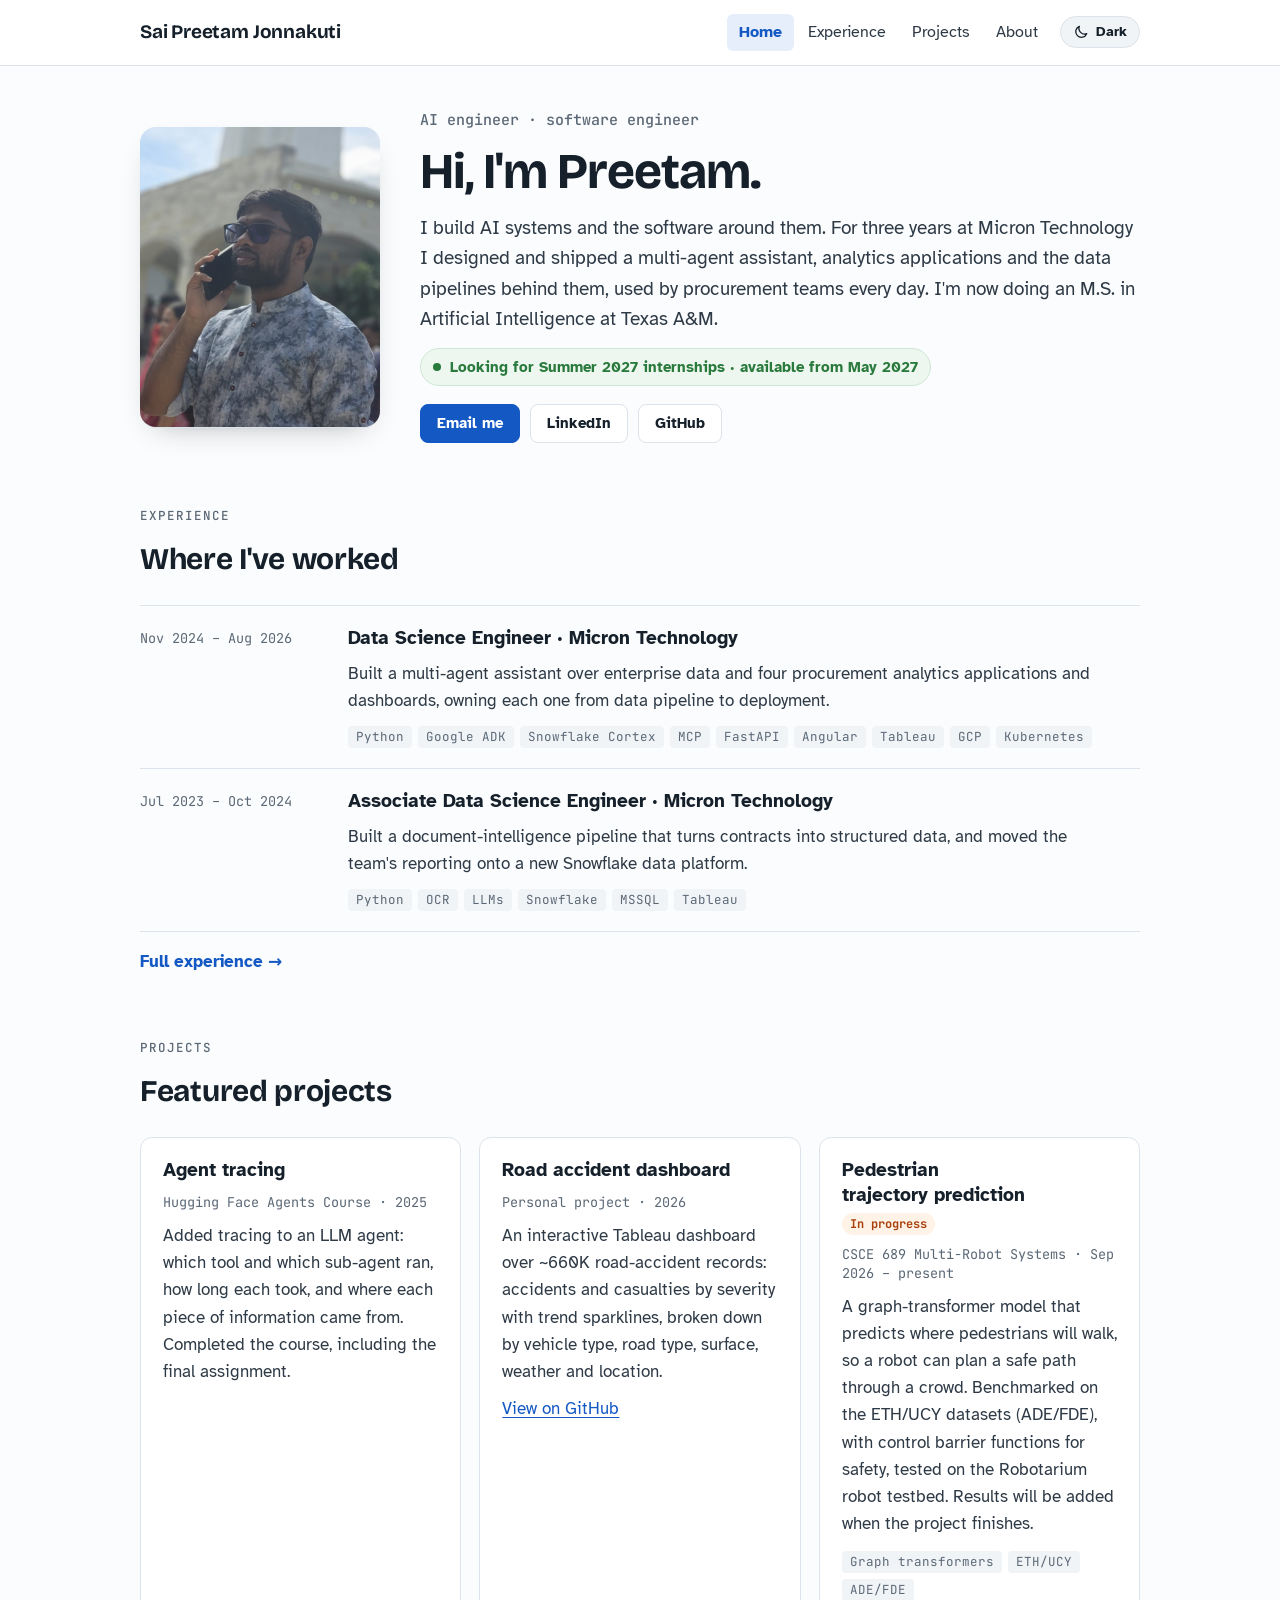
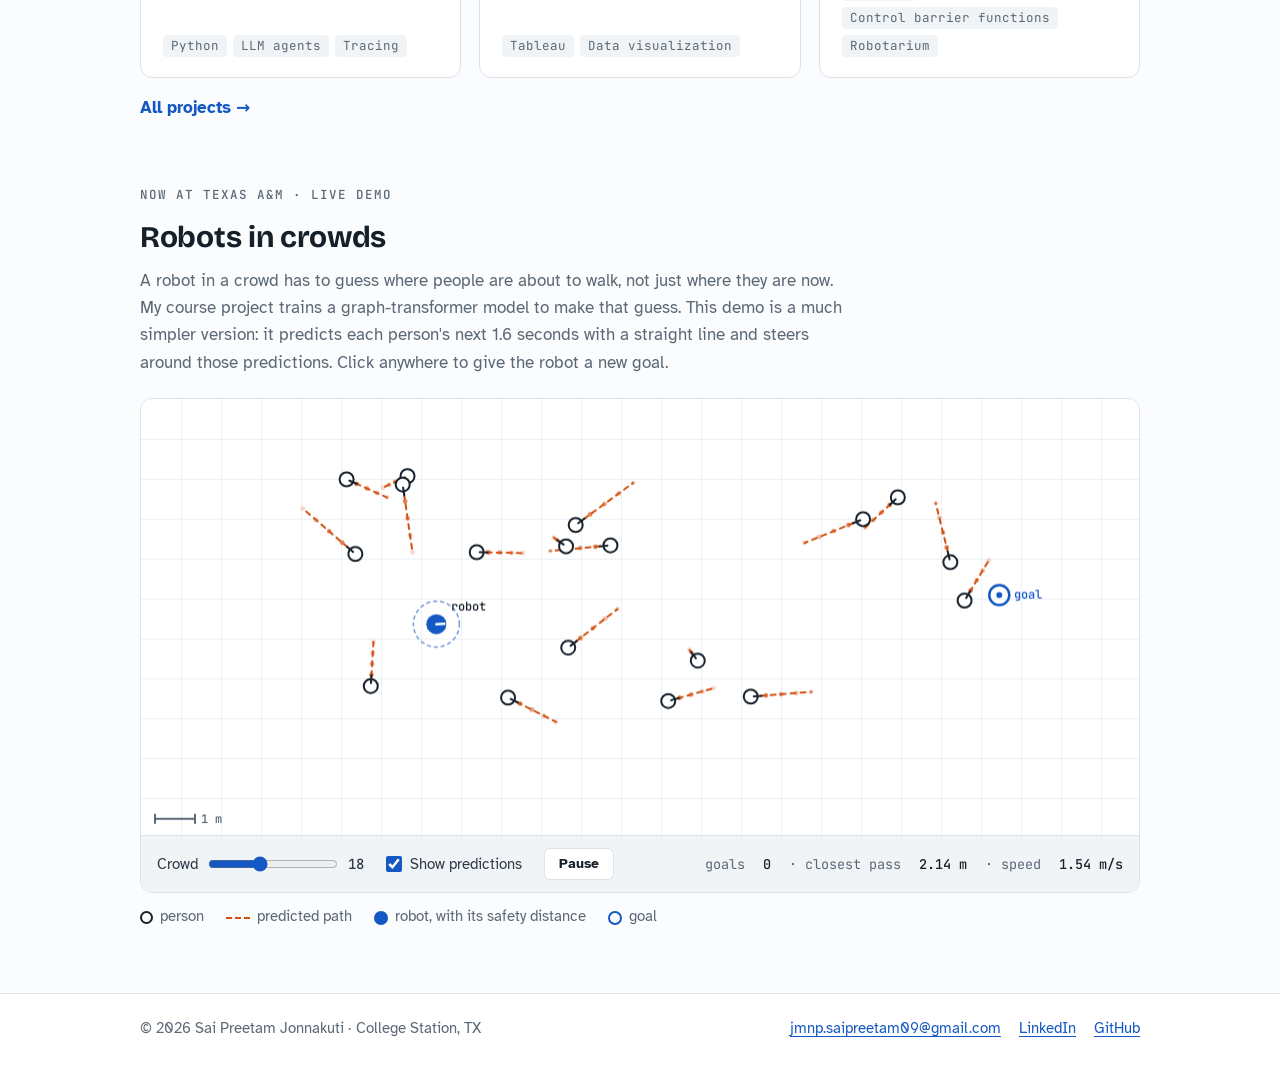
<file: index.html>
<!DOCTYPE html>
<html lang="en">
<head>
<meta charset="utf-8">
<meta name="viewport" content="width=device-width, initial-scale=1">
<title>Sai Preetam Jonnakuti</title>
<meta name="description" content="AI engineer and M.S. AI student at Texas A&M. Three years building AI systems at Micron Technology; now working on robot navigation in crowds. Looking for Summer 2027 internships.">
<meta property="og:type" content="website">
<meta property="og:title" content="Sai Preetam Jonnakuti">
<meta property="og:description" content="AI engineer and M.S. AI student at Texas A&M. Three years building AI systems at Micron Technology; now working on robot navigation in crowds. Looking for Summer 2027 internships.">
<meta property="og:url" content="https://preetam09.github.io/">
<meta property="og:image" content="https://preetam09.github.io/assets/preetam.jpg?v=c82f72fc">
<meta name="color-scheme" content="light dark">
<script>try{var t=localStorage.getItem("theme");if(t==="dark"||t==="light")document.documentElement.setAttribute("data-theme",t);}catch(e){}</script>
<link rel="icon" href="data:image/svg+xml,%3Csvg xmlns='http://www.w3.org/2000/svg' viewBox='0 0 64 64'%3E%3Crect width='64' height='64' rx='14' fill='%231458c4'/%3E%3Ccircle cx='24' cy='40' r='9' fill='%23fff'/%3E%3Cpath d='M30 34 L48 18' stroke='%23fff' stroke-width='5' stroke-linecap='round' stroke-dasharray='5 6'/%3E%3C/svg%3E">
<link rel="preconnect" href="https://fonts.googleapis.com">
<link rel="preconnect" href="https://fonts.gstatic.com" crossorigin>
<link rel="stylesheet" href="https://fonts.googleapis.com/css2?family=Atkinson+Hyperlegible:ital,wght@0,400;0,700;1,400&family=Bricolage+Grotesque:opsz,wght@12..96,500;12..96,700&family=JetBrains+Mono:wght@400;500;700&display=swap">
<link rel="stylesheet" href="assets/style.css?v=54db21f4">
</head>
<body>
<header class="site-head">
  <div class="wrap">
    <a class="brand" href="index.html">Sai Preetam Jonnakuti</a>
    <div class="head-right">
      <nav class="nav" aria-label="Pages"><a href="index.html" aria-current="page">Home</a><a href="experience.html">Experience</a><a href="projects.html">Projects</a><a href="about.html">About</a></nav>
      <button type="button" class="theme-toggle" id="theme-toggle" aria-label="Switch to dark mode"><span>Dark</span></button>
    </div>
  </div>
</header>
<main>
  <div class="wrap">

<section class="hero" aria-label="Introduction">
  <img class="portrait" src="assets/preetam.jpg?v=c82f72fc" alt="Portrait of Sai Preetam Jonnakuti" width="720" height="900">
  <div class="hero-text">
    <p class="role">AI engineer · software engineer</p>
    <h1>Hi, I'm Preetam.</h1>
    <p class="lede">I build AI systems and the software around them. For three years at Micron Technology I designed and shipped a multi-agent assistant, analytics applications and the data pipelines behind them, used by procurement teams every day. I'm now doing an M.S. in Artificial Intelligence at Texas A&amp;M.</p>
    <p class="status">Looking for Summer 2027 internships · available from May 2027</p>
    <div class="actions">
      <a class="btn primary" href="mailto:jmnp.saipreetam09@gmail.com">Email me</a>
      <a class="btn" href="https://www.linkedin.com/in/sai-preetam-b53589212" target="_blank" rel="noopener">LinkedIn</a>
      <a class="btn" href="https://github.com/Preetam09" target="_blank" rel="noopener">GitHub</a>
    </div>
  </div>
</section>

<section aria-labelledby="xp-h">
  <div class="section-head"><p class="eyebrow">Experience</p><h2 id="xp-h">Where I've worked</h2></div>
  <div class="xp-list">
    <article class="xp">
      <span class="when">Nov 2024 – Aug 2026</span>
      <div class="xp-body">
        <h3>Data Science Engineer · Micron Technology</h3>
        <p>Built a multi-agent assistant over enterprise data and four procurement analytics applications and dashboards, owning each one from data pipeline to deployment.</p>
        <div class="tags"><span>Python</span><span>Google ADK</span><span>Snowflake Cortex</span><span>MCP</span><span>FastAPI</span><span>Angular</span><span>Tableau</span><span>GCP</span><span>Kubernetes</span></div>
      </div>
    </article>
    <article class="xp">
      <span class="when">Jul 2023 – Oct 2024</span>
      <div class="xp-body">
        <h3>Associate Data Science Engineer · Micron Technology</h3>
        <p>Built a document-intelligence pipeline that turns contracts into structured data, and moved the team's reporting onto a new Snowflake data platform.</p>
        <div class="tags"><span>Python</span><span>OCR</span><span>LLMs</span><span>Snowflake</span><span>MSSQL</span><span>Tableau</span></div>
      </div>
    </article>
  </div>
  <p class="more"><a href="experience.html">Full experience →</a></p>
</section>

<section aria-labelledby="feat-h">
  <div class="section-head"><p class="eyebrow">Projects</p><h2 id="feat-h">Featured projects</h2></div>
  <div class="cards">
    <article class="proj">
      <div class="proj-head"><h3>Agent tracing</h3></div>
      <span class="when">Hugging Face Agents Course · 2025</span>
      <p>Added tracing to an LLM agent: which tool and which sub-agent ran, how long each took, and where each piece of information came from. Completed the course, including the final assignment.</p>
      <div class="tags"><span>Python</span><span>LLM agents</span><span>Tracing</span></div>
    </article>
    <article class="proj">
      <div class="proj-head"><h3>Road accident dashboard</h3></div>
      <span class="when">Personal project · 2026</span>
      <p>An interactive Tableau dashboard over ~660K road-accident records: accidents and casualties by severity with trend sparklines, broken down by vehicle type, road type, surface, weather and location.</p><p><a href="https://github.com/Preetam09/Tableau_Projects" target="_blank" rel="noopener">View on GitHub</a></p>
      <div class="tags"><span>Tableau</span><span>Data visualization</span></div>
    </article>
    <article class="proj">
      <div class="proj-head"><h3>Pedestrian trajectory prediction</h3><span class="pill">In progress</span></div>
      <span class="when">CSCE 689 Multi-Robot Systems · Sep 2026 – present</span>
      <p>A graph-transformer model that predicts where pedestrians will walk, so a robot can plan a safe path through a crowd. Benchmarked on the ETH/UCY datasets (ADE/FDE), with control barrier functions for safety, tested on the Robotarium robot testbed. Results will be added when the project finishes.</p>
      <div class="tags"><span>Graph transformers</span><span>ETH/UCY</span><span>ADE/FDE</span><span>Control barrier functions</span><span>Robotarium</span></div>
    </article>
  </div>
  <p class="more"><a href="projects.html">All projects →</a></p>
</section>

<section aria-labelledby="demo-h">
  <div class="section-head">
    <p class="eyebrow">Now at Texas A&amp;M · live demo</p>
    <h2 id="demo-h">Robots in crowds</h2>
    <p>A robot in a crowd has to guess where people are about to walk, not just where they are now. My course project trains a graph-transformer model to make that guess. This demo is a much simpler version: it predicts each person's next 1.6 seconds with a straight line and steers around those predictions. Click anywhere to give the robot a new goal.</p>
  </div>
  <div class="demo-card">
    <canvas id="demo" aria-label="Simulation: a robot predicts where pedestrians will walk and steers around them to reach a goal you choose"></canvas>
    <div class="demo-bar">
      <label>Crowd <input type="range" id="crowd" min="4" max="40" value="18" aria-label="Number of pedestrians"><output id="crowd-n">18</output></label>
      <label><input type="checkbox" id="preds" checked> Show predictions</label>
      <button type="button" id="play">Pause</button>
      <span class="telemetry" aria-live="off">goals <b id="t-goals">0</b> · closest pass <b id="t-min">–</b> · speed <b id="t-speed">0.00 m/s</b></span>
    </div>
  </div>
  <div class="legend">
    <span><i class="lg-ped"></i>person</span>
    <span><i class="lg-pred"></i>predicted path</span>
    <span><i class="lg-bot"></i>robot, with its safety distance</span>
    <span><i class="lg-goal"></i>goal</span>
  </div>
</section>

  </div>
</main>
<footer class="site-foot">
  <div class="wrap">
    <span>© 2026 Sai Preetam Jonnakuti · College Station, TX</span>
    <nav aria-label="Elsewhere">
      <a href="mailto:jmnp.saipreetam09@gmail.com">jmnp.saipreetam09@gmail.com</a>
      <a href="https://www.linkedin.com/in/sai-preetam-b53589212" target="_blank" rel="noopener">LinkedIn</a>
      <a href="https://github.com/Preetam09" target="_blank" rel="noopener">GitHub</a>
    </nav>
  </div>
</footer>
<script src="assets/site.js?v=a3a395b4"></script>
<script src="assets/sim.js?v=3cb4de24"></script>
</body>
</html>
</file>
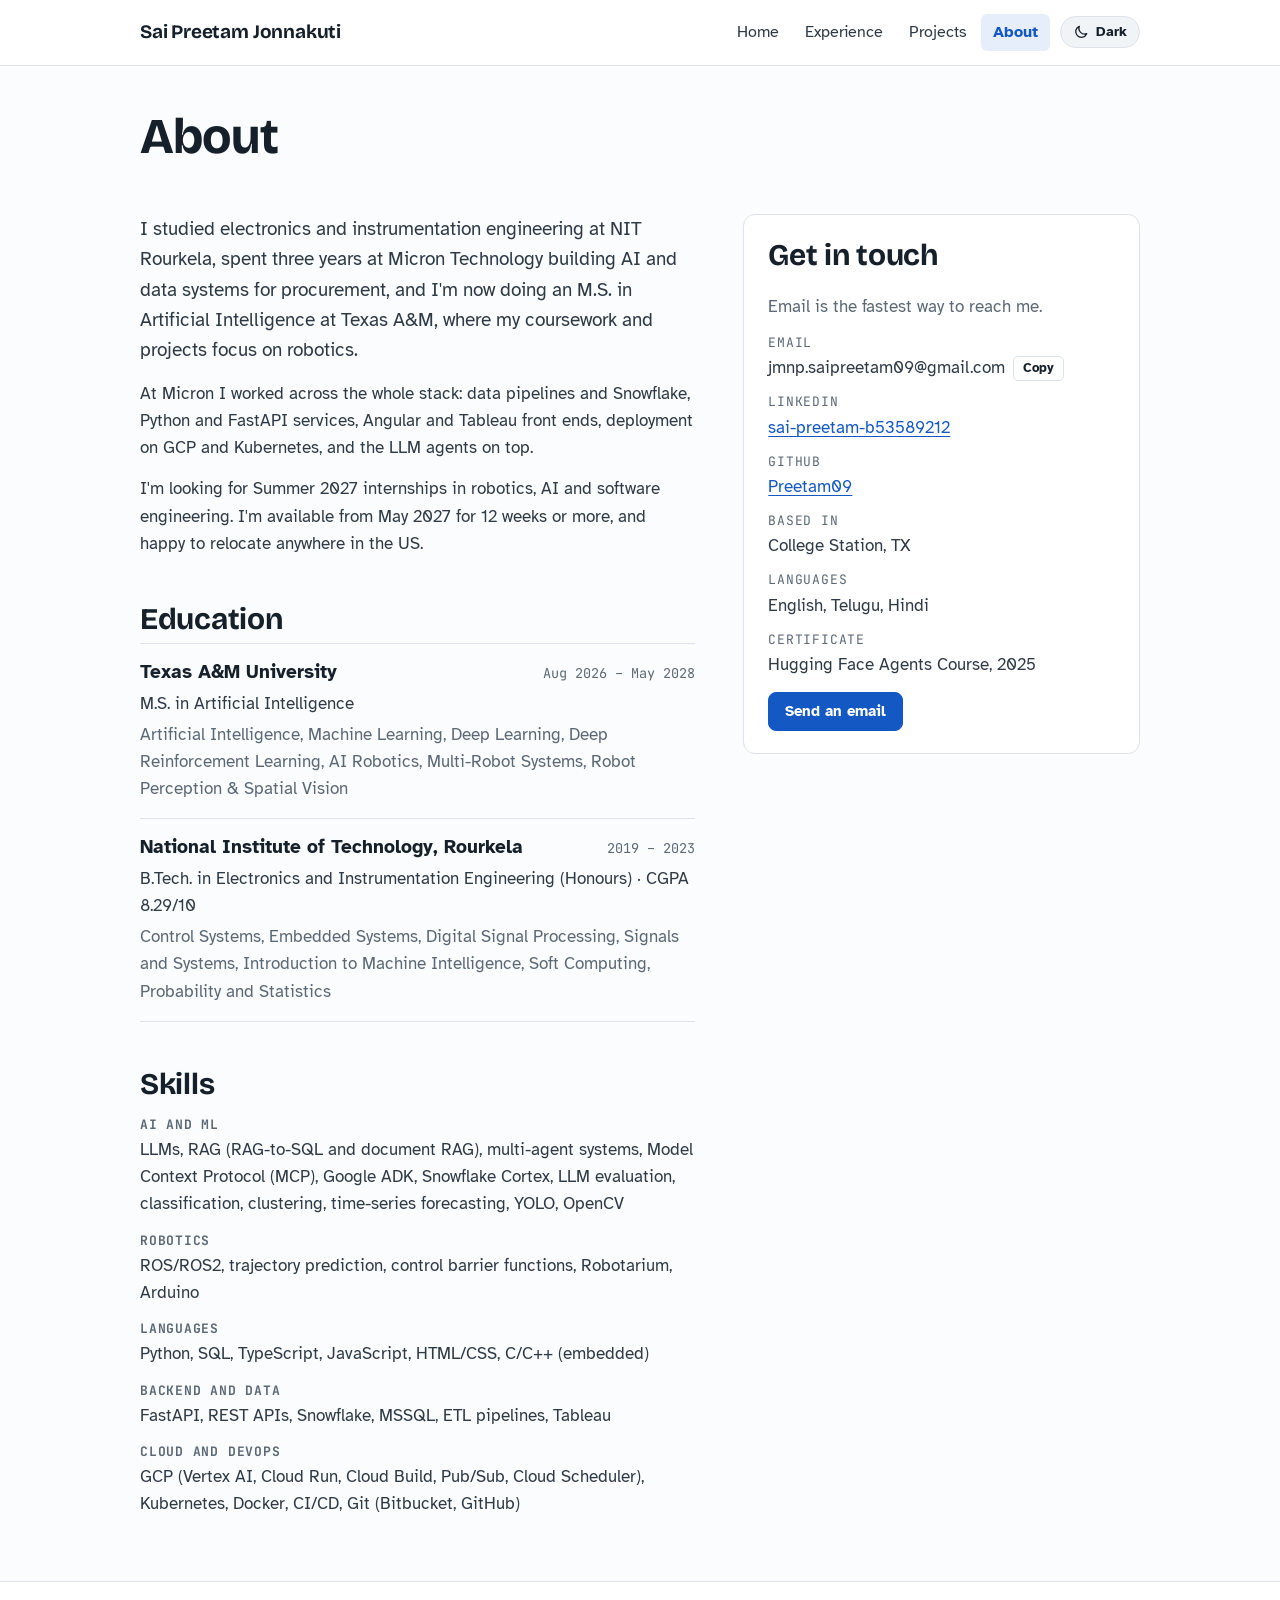
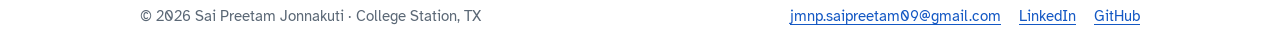
<file: about.html>
<!DOCTYPE html>
<html lang="en">
<head>
<meta charset="utf-8">
<meta name="viewport" content="width=device-width, initial-scale=1">
<title>About · Sai Preetam Jonnakuti</title>
<meta name="description" content="Background, education, skills and contact details for Sai Preetam Jonnakuti.">
<meta property="og:type" content="website">
<meta property="og:title" content="About · Sai Preetam Jonnakuti">
<meta property="og:description" content="Background, education, skills and contact details for Sai Preetam Jonnakuti.">
<meta property="og:url" content="https://preetam09.github.io/about.html">
<meta property="og:image" content="https://preetam09.github.io/assets/preetam.jpg?v=c82f72fc">
<meta name="color-scheme" content="light dark">
<script>try{var t=localStorage.getItem("theme");if(t==="dark"||t==="light")document.documentElement.setAttribute("data-theme",t);}catch(e){}</script>
<link rel="icon" href="data:image/svg+xml,%3Csvg xmlns='http://www.w3.org/2000/svg' viewBox='0 0 64 64'%3E%3Crect width='64' height='64' rx='14' fill='%231458c4'/%3E%3Ccircle cx='24' cy='40' r='9' fill='%23fff'/%3E%3Cpath d='M30 34 L48 18' stroke='%23fff' stroke-width='5' stroke-linecap='round' stroke-dasharray='5 6'/%3E%3C/svg%3E">
<link rel="preconnect" href="https://fonts.googleapis.com">
<link rel="preconnect" href="https://fonts.gstatic.com" crossorigin>
<link rel="stylesheet" href="https://fonts.googleapis.com/css2?family=Atkinson+Hyperlegible:ital,wght@0,400;0,700;1,400&family=Bricolage+Grotesque:opsz,wght@12..96,500;12..96,700&family=JetBrains+Mono:wght@400;500;700&display=swap">
<link rel="stylesheet" href="assets/style.css?v=54db21f4">
</head>
<body>
<header class="site-head">
  <div class="wrap">
    <a class="brand" href="index.html">Sai Preetam Jonnakuti</a>
    <div class="head-right">
      <nav class="nav" aria-label="Pages"><a href="index.html">Home</a><a href="experience.html">Experience</a><a href="projects.html">Projects</a><a href="about.html" aria-current="page">About</a></nav>
      <button type="button" class="theme-toggle" id="theme-toggle" aria-label="Switch to dark mode"><span>Dark</span></button>
    </div>
  </div>
</header>
<main>
  <div class="wrap">

<section class="section-head" aria-label="Page introduction">
  <h1>About</h1>
</section>

<div class="about-grid">
  <div class="stack" style="gap: 44px">
    <section class="prose" aria-label="Background">
      <p class="lede">I studied electronics and instrumentation engineering at NIT Rourkela, spent three years at Micron Technology building AI and data systems for procurement, and I'm now doing an M.S. in Artificial Intelligence at Texas A&amp;M, where my coursework and projects focus on robotics.</p>
      <p>At Micron I worked across the whole stack: data pipelines and Snowflake, Python and FastAPI services, Angular and Tableau front ends, deployment on GCP and Kubernetes, and the LLM agents on top.</p>
      <p>I'm looking for Summer 2027 internships in robotics, AI and software engineering. I'm available from May 2027 for 12 weeks or more, and happy to relocate anywhere in the US.</p>
    </section>

    <section aria-labelledby="edu-h">
      <h2 id="edu-h">Education</h2>
      <div class="edu">
        <div class="edu-head"><h3>Texas A&amp;M University</h3><span class="when">Aug 2026 – May 2028</span></div>
        <p>M.S. in Artificial Intelligence</p>
        <p class="muted">Artificial Intelligence, Machine Learning, Deep Learning, Deep Reinforcement Learning, AI Robotics, Multi-Robot Systems, Robot Perception &amp; Spatial Vision</p>
      </div>
      <div class="edu">
        <div class="edu-head"><h3>National Institute of Technology, Rourkela</h3><span class="when">2019 – 2023</span></div>
        <p>B.Tech. in Electronics and Instrumentation Engineering (Honours) · CGPA 8.29/10</p>
        <p class="muted">Control Systems, Embedded Systems, Digital Signal Processing, Signals and Systems, Introduction to Machine Intelligence, Soft Computing, Probability and Statistics</p>
      </div>
    </section>

    <section aria-labelledby="skills-h">
      <h2 id="skills-h" style="margin-bottom: 14px">Skills</h2>
      <dl class="skills">
        <div><dt>AI and ML</dt><dd>LLMs, RAG (RAG-to-SQL and document RAG), multi-agent systems, Model Context Protocol (MCP), Google ADK, Snowflake Cortex, LLM evaluation, classification, clustering, time-series forecasting, YOLO, OpenCV</dd></div>
        <div><dt>Robotics</dt><dd>ROS/ROS2, trajectory prediction, control barrier functions, Robotarium, Arduino</dd></div>
        <div><dt>Languages</dt><dd>Python, SQL, TypeScript, JavaScript, HTML/CSS, C/C++ (embedded)</dd></div>
        <div><dt>Backend and data</dt><dd>FastAPI, REST APIs, Snowflake, MSSQL, ETL pipelines, Tableau</dd></div>
        <div><dt>Cloud and DevOps</dt><dd>GCP (Vertex AI, Cloud Run, Cloud Build, Pub/Sub, Cloud Scheduler), Kubernetes, Docker, CI/CD, Git (Bitbucket, GitHub)</dd></div>
      </dl>
    </section>
  </div>

  <aside class="contact" aria-labelledby="contact-h">
    <h2 id="contact-h">Get in touch</h2>
    <p class="muted">Email is the fastest way to reach me.</p>
    <dl>
      <dt>Email</dt><dd><span id="email">jmnp.saipreetam09@gmail.com</span><button type="button" class="copy" data-copy="jmnp.saipreetam09@gmail.com" data-target="email">Copy</button></dd>
      <dt>LinkedIn</dt><dd><a href="https://www.linkedin.com/in/sai-preetam-b53589212" target="_blank" rel="noopener">sai-preetam-b53589212</a></dd>
      <dt>GitHub</dt><dd><a href="https://github.com/Preetam09" target="_blank" rel="noopener">Preetam09</a></dd>
      <dt>Based in</dt><dd>College Station, TX</dd>
      <dt>Languages</dt><dd>English, Telugu, Hindi</dd>
      <dt>Certificate</dt><dd>Hugging Face Agents Course, 2025</dd>
    </dl>
    <a class="btn primary" href="mailto:jmnp.saipreetam09@gmail.com" style="justify-self: start">Send an email</a>
  </aside>
</div>

  </div>
</main>
<footer class="site-foot">
  <div class="wrap">
    <span>© 2026 Sai Preetam Jonnakuti · College Station, TX</span>
    <nav aria-label="Elsewhere">
      <a href="mailto:jmnp.saipreetam09@gmail.com">jmnp.saipreetam09@gmail.com</a>
      <a href="https://www.linkedin.com/in/sai-preetam-b53589212" target="_blank" rel="noopener">LinkedIn</a>
      <a href="https://github.com/Preetam09" target="_blank" rel="noopener">GitHub</a>
    </nav>
  </div>
</footer>
<script src="assets/site.js?v=a3a395b4"></script>
</body>
</html>
</file>
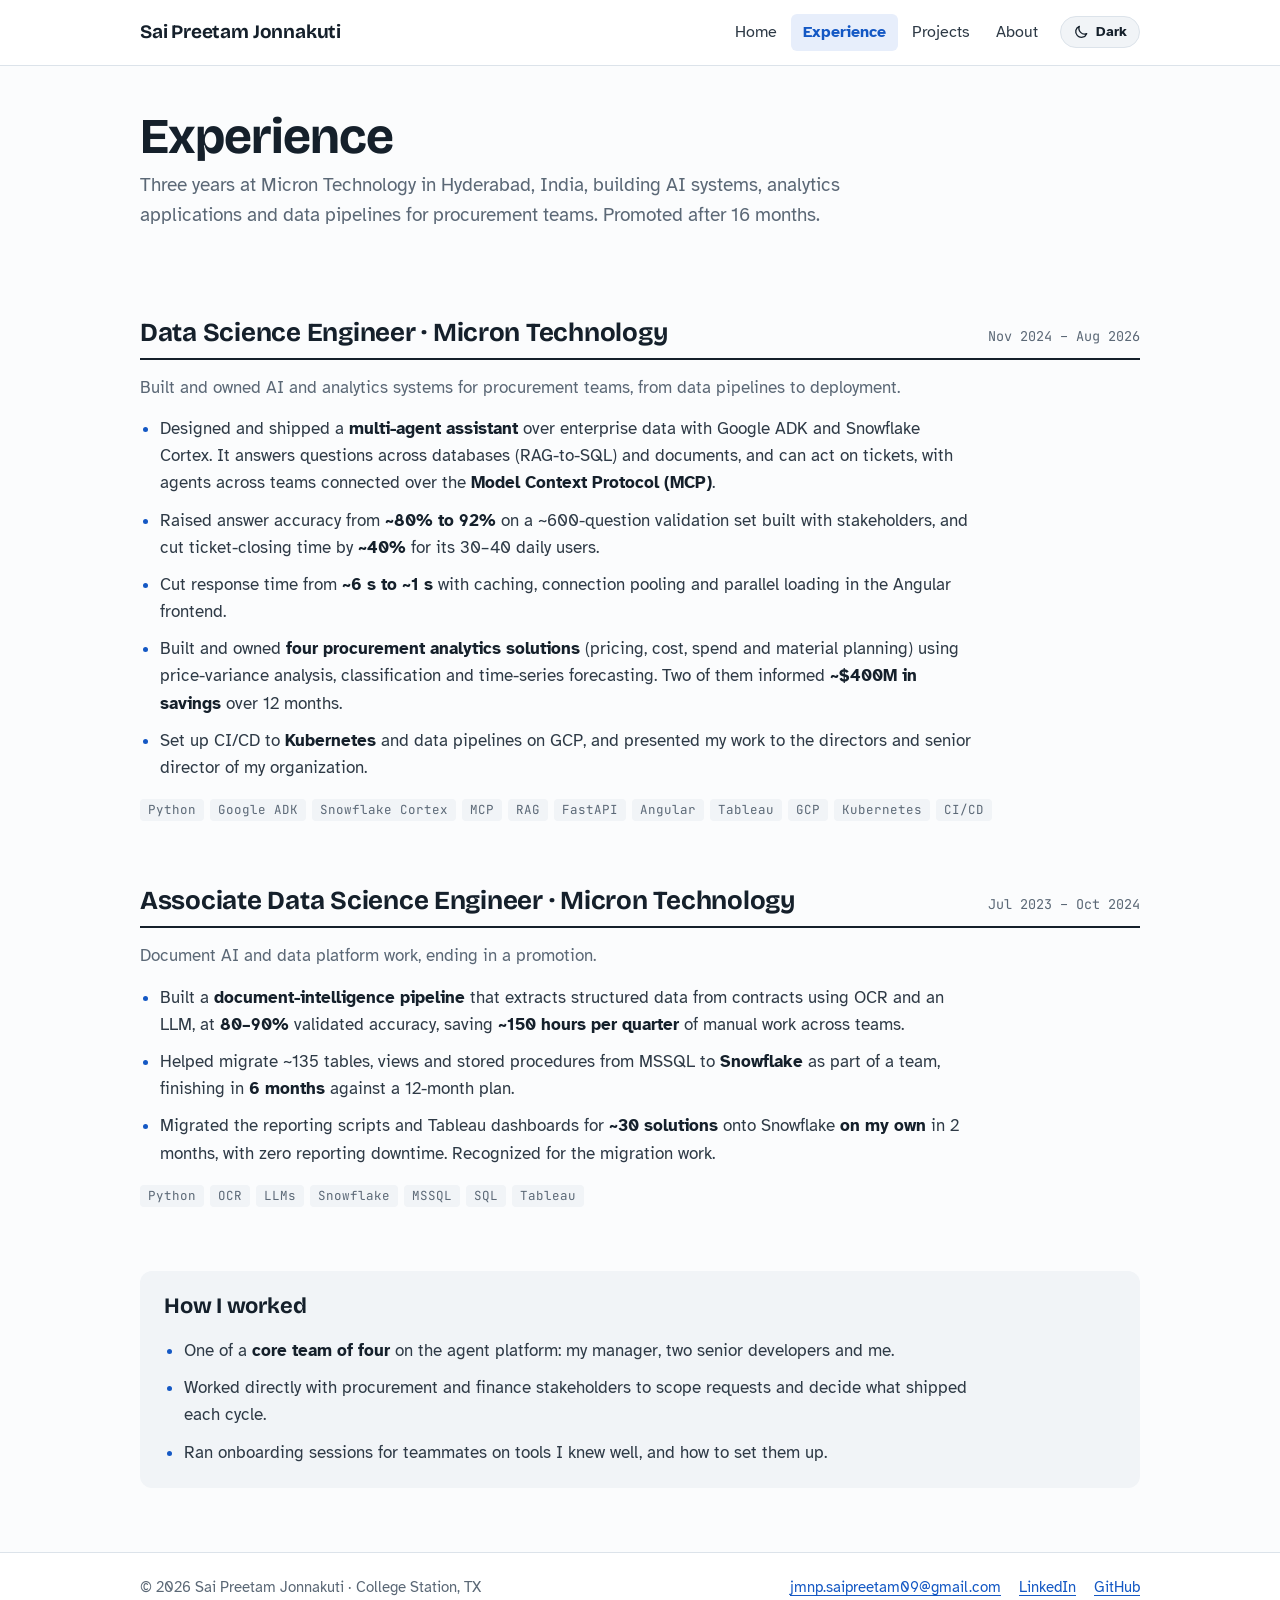
<file: experience.html>
<!DOCTYPE html>
<html lang="en">
<head>
<meta charset="utf-8">
<meta name="viewport" content="width=device-width, initial-scale=1">
<title>Experience · Sai Preetam Jonnakuti</title>
<meta name="description" content="Three years at Micron Technology: a multi-agent assistant, procurement analytics that informed ~$400M in savings, and data platform work.">
<meta property="og:type" content="website">
<meta property="og:title" content="Experience · Sai Preetam Jonnakuti">
<meta property="og:description" content="Three years at Micron Technology: a multi-agent assistant, procurement analytics that informed ~$400M in savings, and data platform work.">
<meta property="og:url" content="https://preetam09.github.io/experience.html">
<meta property="og:image" content="https://preetam09.github.io/assets/preetam.jpg?v=c82f72fc">
<meta name="color-scheme" content="light dark">
<script>try{var t=localStorage.getItem("theme");if(t==="dark"||t==="light")document.documentElement.setAttribute("data-theme",t);}catch(e){}</script>
<link rel="icon" href="data:image/svg+xml,%3Csvg xmlns='http://www.w3.org/2000/svg' viewBox='0 0 64 64'%3E%3Crect width='64' height='64' rx='14' fill='%231458c4'/%3E%3Ccircle cx='24' cy='40' r='9' fill='%23fff'/%3E%3Cpath d='M30 34 L48 18' stroke='%23fff' stroke-width='5' stroke-linecap='round' stroke-dasharray='5 6'/%3E%3C/svg%3E">
<link rel="preconnect" href="https://fonts.googleapis.com">
<link rel="preconnect" href="https://fonts.gstatic.com" crossorigin>
<link rel="stylesheet" href="https://fonts.googleapis.com/css2?family=Atkinson+Hyperlegible:ital,wght@0,400;0,700;1,400&family=Bricolage+Grotesque:opsz,wght@12..96,500;12..96,700&family=JetBrains+Mono:wght@400;500;700&display=swap">
<link rel="stylesheet" href="assets/style.css?v=54db21f4">
</head>
<body>
<header class="site-head">
  <div class="wrap">
    <a class="brand" href="index.html">Sai Preetam Jonnakuti</a>
    <div class="head-right">
      <nav class="nav" aria-label="Pages"><a href="index.html">Home</a><a href="experience.html" aria-current="page">Experience</a><a href="projects.html">Projects</a><a href="about.html">About</a></nav>
      <button type="button" class="theme-toggle" id="theme-toggle" aria-label="Switch to dark mode"><span>Dark</span></button>
    </div>
  </div>
</header>
<main>
  <div class="wrap">

<section class="section-head" aria-label="Page introduction">
  <h1>Experience</h1>
  <p class="lede">Three years at Micron Technology in Hyderabad, India, building AI systems, analytics applications and data pipelines for procurement teams. Promoted after 16 months.</p>
</section>

<article class="job" id="assistant" aria-labelledby="dse-h">
  <div class="job-head">
    <h2 id="dse-h">Data Science Engineer · Micron Technology</h2><span class="when">Nov 2024 – Aug 2026</span>
  </div>
  <p class="summary">Built and owned AI and analytics systems for procurement teams, from data pipelines to deployment.</p>
  <ul class="points">
    <li>Designed and shipped a <b>multi-agent assistant</b> over enterprise data with Google ADK and Snowflake Cortex. It answers questions across databases (RAG-to-SQL) and documents, and can act on tickets, with agents across teams connected over the <b>Model Context Protocol (MCP)</b>.</li>
    <li>Raised answer accuracy from <b>~80% to 92%</b> on a ~600-question validation set built with stakeholders, and cut ticket-closing time by <b>~40%</b> for its 30–40 daily users.</li>
    <li>Cut response time from <b>~6 s to ~1 s</b> with caching, connection pooling and parallel loading in the Angular frontend.</li>
    <li>Built and owned <b>four procurement analytics solutions</b> (pricing, cost, spend and material planning) using price-variance analysis, classification and time-series forecasting. Two of them informed <b>~$400M in savings</b> over 12 months.</li>
    <li>Set up CI/CD to <b>Kubernetes</b> and data pipelines on GCP, and presented my work to the directors and senior director of my organization.</li>
  </ul>
  <div class="tags"><span>Python</span><span>Google ADK</span><span>Snowflake Cortex</span><span>MCP</span><span>RAG</span><span>FastAPI</span><span>Angular</span><span>Tableau</span><span>GCP</span><span>Kubernetes</span><span>CI/CD</span></div>
</article>

<article class="job" aria-labelledby="adse-h">
  <div class="job-head">
    <h2 id="adse-h">Associate Data Science Engineer · Micron Technology</h2><span class="when">Jul 2023 – Oct 2024</span>
  </div>
  <p class="summary">Document AI and data platform work, ending in a promotion.</p>
  <ul class="points">
    <li>Built a <b>document-intelligence pipeline</b> that extracts structured data from contracts using OCR and an LLM, at <b>80–90%</b> validated accuracy, saving <b>~150 hours per quarter</b> of manual work across teams.</li>
    <li>Helped migrate ~135 tables, views and stored procedures from MSSQL to <b>Snowflake</b> as part of a team, finishing in <b>6 months</b> against a 12-month plan.</li>
    <li>Migrated the reporting scripts and Tableau dashboards for <b>~30 solutions</b> onto Snowflake <b>on my own</b> in 2 months, with zero reporting downtime. Recognized for the migration work.</li>
  </ul>
  <div class="tags"><span>Python</span><span>OCR</span><span>LLMs</span><span>Snowflake</span><span>MSSQL</span><span>SQL</span><span>Tableau</span></div>
</article>

<aside class="note" aria-labelledby="how-h">
  <h2 id="how-h">How I worked</h2>
  <ul class="points">
    <li>One of a <b>core team of four</b> on the agent platform: my manager, two senior developers and me.</li>
    <li>Worked directly with procurement and finance stakeholders to scope requests and decide what shipped each cycle.</li>
    <li>Ran onboarding sessions for teammates on tools I knew well, and how to set them up.</li>
  </ul>
</aside>

  </div>
</main>
<footer class="site-foot">
  <div class="wrap">
    <span>© 2026 Sai Preetam Jonnakuti · College Station, TX</span>
    <nav aria-label="Elsewhere">
      <a href="mailto:jmnp.saipreetam09@gmail.com">jmnp.saipreetam09@gmail.com</a>
      <a href="https://www.linkedin.com/in/sai-preetam-b53589212" target="_blank" rel="noopener">LinkedIn</a>
      <a href="https://github.com/Preetam09" target="_blank" rel="noopener">GitHub</a>
    </nav>
  </div>
</footer>
<script src="assets/site.js?v=a3a395b4"></script>
</body>
</html>
</file>
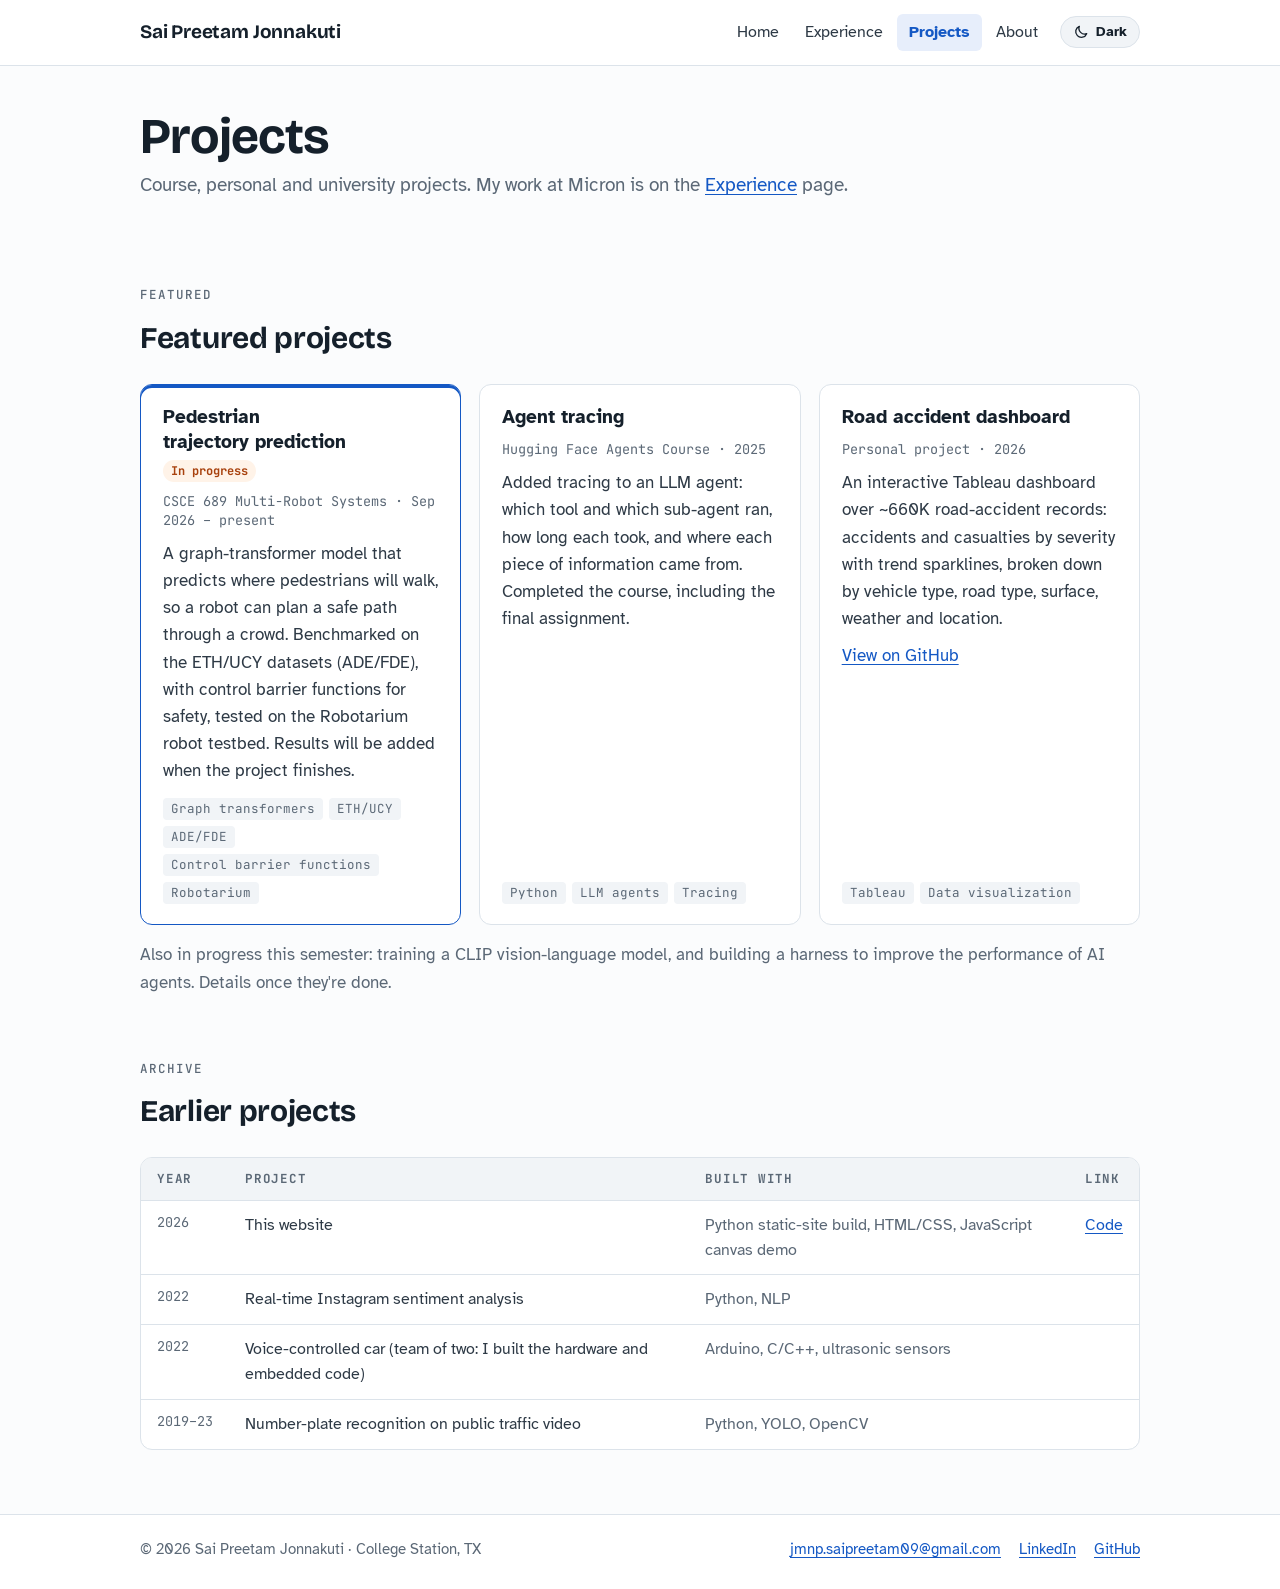
<file: projects.html>
<!DOCTYPE html>
<html lang="en">
<head>
<meta charset="utf-8">
<meta name="viewport" content="width=device-width, initial-scale=1">
<title>Projects · Sai Preetam Jonnakuti</title>
<meta name="description" content="Pedestrian trajectory prediction at Texas A&M, and earlier personal and university projects.">
<meta property="og:type" content="website">
<meta property="og:title" content="Projects · Sai Preetam Jonnakuti">
<meta property="og:description" content="Pedestrian trajectory prediction at Texas A&M, and earlier personal and university projects.">
<meta property="og:url" content="https://preetam09.github.io/projects.html">
<meta property="og:image" content="https://preetam09.github.io/assets/preetam.jpg?v=c82f72fc">
<meta name="color-scheme" content="light dark">
<script>try{var t=localStorage.getItem("theme");if(t==="dark"||t==="light")document.documentElement.setAttribute("data-theme",t);}catch(e){}</script>
<link rel="icon" href="data:image/svg+xml,%3Csvg xmlns='http://www.w3.org/2000/svg' viewBox='0 0 64 64'%3E%3Crect width='64' height='64' rx='14' fill='%231458c4'/%3E%3Ccircle cx='24' cy='40' r='9' fill='%23fff'/%3E%3Cpath d='M30 34 L48 18' stroke='%23fff' stroke-width='5' stroke-linecap='round' stroke-dasharray='5 6'/%3E%3C/svg%3E">
<link rel="preconnect" href="https://fonts.googleapis.com">
<link rel="preconnect" href="https://fonts.gstatic.com" crossorigin>
<link rel="stylesheet" href="https://fonts.googleapis.com/css2?family=Atkinson+Hyperlegible:ital,wght@0,400;0,700;1,400&family=Bricolage+Grotesque:opsz,wght@12..96,500;12..96,700&family=JetBrains+Mono:wght@400;500;700&display=swap">
<link rel="stylesheet" href="assets/style.css?v=54db21f4">
</head>
<body>
<header class="site-head">
  <div class="wrap">
    <a class="brand" href="index.html">Sai Preetam Jonnakuti</a>
    <div class="head-right">
      <nav class="nav" aria-label="Pages"><a href="index.html">Home</a><a href="experience.html">Experience</a><a href="projects.html" aria-current="page">Projects</a><a href="about.html">About</a></nav>
      <button type="button" class="theme-toggle" id="theme-toggle" aria-label="Switch to dark mode"><span>Dark</span></button>
    </div>
  </div>
</header>
<main>
  <div class="wrap">

<section class="section-head" aria-label="Page introduction">
  <h1>Projects</h1>
  <p class="lede">Course, personal and university projects. My work at Micron is on the <a href="experience.html">Experience</a> page.</p>
</section>

<section aria-labelledby="featured-h">
  <div class="section-head"><p class="eyebrow">Featured</p><h2 id="featured-h">Featured projects</h2></div>
  <div class="cards">
    <article class="proj feature" id="trajectory">
      <div class="proj-head"><h3>Pedestrian trajectory prediction</h3><span class="pill">In progress</span></div>
      <span class="when">CSCE 689 Multi-Robot Systems · Sep 2026 – present</span>
      <p>A graph-transformer model that predicts where pedestrians will walk, so a robot can plan a safe path through a crowd. Benchmarked on the ETH/UCY datasets (ADE/FDE), with control barrier functions for safety, tested on the Robotarium robot testbed. Results will be added when the project finishes.</p>
      <div class="tags"><span>Graph transformers</span><span>ETH/UCY</span><span>ADE/FDE</span><span>Control barrier functions</span><span>Robotarium</span></div>
    </article>
    <article class="proj">
      <div class="proj-head"><h3>Agent tracing</h3></div>
      <span class="when">Hugging Face Agents Course · 2025</span>
      <p>Added tracing to an LLM agent: which tool and which sub-agent ran, how long each took, and where each piece of information came from. Completed the course, including the final assignment.</p>
      <div class="tags"><span>Python</span><span>LLM agents</span><span>Tracing</span></div>
    </article>
    <article class="proj">
      <div class="proj-head"><h3>Road accident dashboard</h3></div>
      <span class="when">Personal project · 2026</span>
      <p>An interactive Tableau dashboard over ~660K road-accident records: accidents and casualties by severity with trend sparklines, broken down by vehicle type, road type, surface, weather and location.</p><p><a href="https://github.com/Preetam09/Tableau_Projects" target="_blank" rel="noopener">View on GitHub</a></p>
      <div class="tags"><span>Tableau</span><span>Data visualization</span></div>
    </article>
  </div>
  <p class="muted" style="margin-top: 16px">Also in progress this semester: training a CLIP vision-language model, and building a harness to improve the performance of AI agents. Details once they're done.</p>
</section>

<section aria-labelledby="archive-h">
  <div class="section-head"><p class="eyebrow">Archive</p><h2 id="archive-h">Earlier projects</h2></div>
  <div class="table-wrap">
    <table class="archive">
      <thead><tr><th>Year</th><th>Project</th><th>Built with</th><th>Link</th></tr></thead>
      <tbody><tr><td class="when">2026</td><td>This website</td><td class="muted">Python static-site build, HTML/CSS, JavaScript canvas demo</td><td><a href="https://github.com/Preetam09/Preetam09.github.io" target="_blank" rel="noopener">Code</a></td></tr><tr><td class="when">2022</td><td>Real-time Instagram sentiment analysis</td><td class="muted">Python, NLP</td><td></td></tr><tr><td class="when">2022</td><td>Voice-controlled car (team of two: I built the hardware and embedded code)</td><td class="muted">Arduino, C/C++, ultrasonic sensors</td><td></td></tr><tr><td class="when">2019–23</td><td>Number-plate recognition on public traffic video</td><td class="muted">Python, YOLO, OpenCV</td><td></td></tr></tbody>
    </table>
  </div>
</section>

  </div>
</main>
<footer class="site-foot">
  <div class="wrap">
    <span>© 2026 Sai Preetam Jonnakuti · College Station, TX</span>
    <nav aria-label="Elsewhere">
      <a href="mailto:jmnp.saipreetam09@gmail.com">jmnp.saipreetam09@gmail.com</a>
      <a href="https://www.linkedin.com/in/sai-preetam-b53589212" target="_blank" rel="noopener">LinkedIn</a>
      <a href="https://github.com/Preetam09" target="_blank" rel="noopener">GitHub</a>
    </nav>
  </div>
</footer>
<script src="assets/site.js?v=a3a395b4"></script>
</body>
</html>
</file>
<file: assets/style.css>
/* Layout: one centered reading column (~1040px), plain header with name + 4 links,
   hero = portrait beside intro, then a ruled stats row, the live demo, and simple lists. */
:root {
  --bg: #fbfcfd;
  --surface: #f1f4f7;
  --card: #ffffff;
  --ink: #15202b;
  --body: #2e3a46;
  --muted: #5b6876;
  --line: #dce3ea;
  --accent: #1458c4;
  --accent-soft: #e7eefb;
  --warm: #d4500f;
  --ok: #2b7a3d;
  --accent-hover: #0f4aa8;
  --on-accent: #ffffff;
  --status-bg: #edf7ef;
  --status-line: #cfe7d4;
  --pill-bg: #fff3e8;
  --pill-fg: #a8410d;
  --shadow: rgba(21, 32, 43, 0.45);
  --display: "Bricolage Grotesque", "Segoe UI", system-ui, sans-serif;
  --text: "Atkinson Hyperlegible", system-ui, -apple-system, "Segoe UI", Roboto, sans-serif;
  --mono: "JetBrains Mono", ui-monospace, SFMono-Regular, Menlo, Consolas, monospace;
  color-scheme: light;
}
@media (prefers-color-scheme: dark) {
  :root:not([data-theme="light"]) {
    --bg: #0f1419; --surface: #18202a; --card: #141b23; --ink: #eef2f6; --body: #c9d2dc; --muted: #94a1af; --line: #2a3542;
    --accent: #6ea8ff; --accent-soft: #1c2a40; --warm: #ff8a4c; --ok: #5fd07a; --accent-hover: #8dbbff; --on-accent: #0b1220;
    --status-bg: #132a1b; --status-line: #24492f; --pill-bg: #3a2414; --pill-fg: #ffb27d; --shadow: rgba(0, 0, 0, 0.6);
    color-scheme: dark;
  }
}
:root[data-theme="dark"] {
  --bg: #0f1419; --surface: #18202a; --card: #141b23; --ink: #eef2f6; --body: #c9d2dc; --muted: #94a1af; --line: #2a3542;
  --accent: #6ea8ff; --accent-soft: #1c2a40; --warm: #ff8a4c; --ok: #5fd07a; --accent-hover: #8dbbff; --on-accent: #0b1220;
  --status-bg: #132a1b; --status-line: #24492f; --pill-bg: #3a2414; --pill-fg: #ffb27d; --shadow: rgba(0, 0, 0, 0.6);
  color-scheme: dark;
}

* { box-sizing: border-box; }
html { -webkit-text-size-adjust: 100%; scroll-behavior: smooth; }
body {
  margin: 0;
  background: var(--bg);
  color: var(--body);
  font: 17px/1.6 var(--text);
}
img { max-width: 100%; display: block; }
a { color: var(--accent); text-underline-offset: 3px; text-decoration-thickness: 1px; }
a:hover { text-decoration-thickness: 2px; }
:focus-visible { outline: 3px solid var(--accent); outline-offset: 3px; border-radius: 3px; }
::selection { background: var(--accent-soft); }

.wrap {
  max-width: 1040px;
  margin: 0 auto;
  padding-left: max(20px, env(safe-area-inset-left, 0px));
  padding-right: max(20px, env(safe-area-inset-right, 0px));
}

/* ---------- header ---------- */
.site-head { border-bottom: 1px solid var(--line); background: var(--card); }
.site-head .wrap { display: flex; flex-wrap: wrap; align-items: center; justify-content: space-between; gap: 8px 24px; padding-block: 14px; }
.brand { font: 700 19px/1.2 var(--display); color: var(--ink); text-decoration: none; letter-spacing: -0.01em; }
.brand span { color: var(--muted); font-weight: 500; }
.head-right { display: flex; flex-wrap: wrap; align-items: center; gap: 6px 10px; }
.nav { display: flex; flex-wrap: wrap; gap: 2px; }
.theme-toggle {
  display: inline-flex; align-items: center; gap: 7px; cursor: pointer;
  font: 700 14px/1 var(--text); color: var(--ink); background: var(--surface);
  border: 1px solid var(--line); border-radius: 999px; padding: 7px 12px;
}
.theme-toggle:hover { border-color: var(--muted); }
.theme-toggle svg { width: 16px; height: 16px; flex: none; }
.nav a {
  color: var(--body); text-decoration: none; font-size: 15.5px;
  padding: 6px 12px; border-radius: 6px;
}
.nav a:hover { background: var(--surface); }
.nav a[aria-current="page"] { color: var(--accent); background: var(--accent-soft); font-weight: 700; }

main { padding-block: 44px 64px; }
main > .wrap { display: grid; gap: 64px; }
main > .wrap > * { min-width: 0; }

h1, h2, h3 { color: var(--ink); text-wrap: balance; }
h1 { font: 700 clamp(34px, 5vw, 50px)/1.08 var(--display); letter-spacing: -0.02em; margin: 0; }
h2 { font: 700 clamp(24px, 3vw, 30px)/1.2 var(--display); letter-spacing: -0.01em; margin: 0 0 6px; }
h3 { font: 700 19px/1.35 var(--text); margin: 0; }
p { margin: 0; }
.lede { font-size: 19px; color: var(--body); max-width: 62ch; }
.muted { color: var(--muted); }
.eyebrow { font: 500 12.5px/1.4 var(--mono); letter-spacing: 0.08em; text-transform: uppercase; color: var(--muted); margin: 0 0 10px; }
.section-head { display: grid; gap: 6px; margin-bottom: 22px; }
.section-head p { color: var(--muted); max-width: 64ch; }

/* ---------- hero ---------- */
.hero { display: grid; grid-template-columns: 240px minmax(0, 1fr); gap: 40px; align-items: center; }
.portrait { width: 240px; height: auto; aspect-ratio: 4 / 5; border-radius: 16px; object-fit: cover; background: var(--surface); box-shadow: 0 1px 0 var(--line), 0 12px 30px -18px var(--shadow); }
.hero-text { display: grid; gap: 14px; min-width: 0; }
.role { font: 500 15px/1.4 var(--mono); color: var(--muted); margin: 0; }
.status {
  display: inline-flex; align-items: center; gap: 9px; justify-self: start;
  background: var(--status-bg); color: var(--ok); border: 1px solid var(--status-line);
  padding: 6px 12px; border-radius: 999px; font-size: 15px; font-weight: 700;
}
.status::before { content: ""; width: 8px; height: 8px; border-radius: 50%; background: var(--ok); flex: none; }
.actions { display: flex; flex-wrap: wrap; gap: 10px; margin-top: 4px; }
.btn {
  display: inline-flex; align-items: center; gap: 8px;
  font: 700 15px/1 var(--text); text-decoration: none;
  padding: 11px 16px; border-radius: 8px; border: 1px solid var(--line);
  background: var(--card); color: var(--ink); cursor: pointer;
}
.btn:hover { border-color: var(--muted); text-decoration: none; }
.btn.primary { background: var(--accent); border-color: var(--accent); color: var(--on-accent); }
.btn.primary:hover { background: var(--accent-hover); border-color: var(--accent-hover); }
@media (max-width: 720px) {
  .hero { grid-template-columns: minmax(0, 1fr); gap: 22px; }
  .portrait { width: 180px; }
}

/* ---------- stats ---------- */
.stats { display: grid; grid-template-columns: repeat(4, minmax(0, 1fr)); border-top: 2px solid var(--ink); }
.stat { padding: 16px 18px 4px 0; display: grid; gap: 4px; align-content: start; }
.stat + .stat { padding-left: 18px; border-left: 1px solid var(--line); }
.stat b { font: 700 clamp(22px, 6vw, 30px)/1.1 var(--display); color: var(--ink); font-variant-numeric: tabular-nums; letter-spacing: -0.01em; }
.stat span { font-size: 15px; color: var(--muted); line-height: 1.45; }
@media (max-width: 820px) {
  .stats { grid-template-columns: repeat(2, minmax(0, 1fr)); }
  .stat:nth-child(3) { border-left: 0; padding-left: 0; }
  .stat:nth-child(n+3) { border-top: 1px solid var(--line); margin-top: 8px; }
}

/* ---------- demo ---------- */
.demo-card { border: 1px solid var(--line); border-radius: 12px; background: var(--card); overflow: hidden; }
#demo { display: block; width: 100%; aspect-ratio: 16 / 7; cursor: crosshair; touch-action: manipulation; }
@media (max-width: 640px) { #demo { aspect-ratio: 1 / 1; } }
.demo-bar {
  display: flex; flex-wrap: wrap; align-items: center; gap: 10px 22px;
  padding: 12px 16px; border-top: 1px solid var(--line); background: var(--surface);
  font-size: 15px;
}
.demo-bar label { display: inline-flex; align-items: center; gap: 8px; cursor: pointer; }
.demo-bar input[type="range"] { accent-color: var(--accent); width: 130px; }
.demo-bar input[type="checkbox"] { accent-color: var(--accent); width: 16px; height: 16px; margin: 0; }
.demo-bar output { font: 500 14px/1 var(--mono); min-width: 2ch; }
.demo-bar button { font: 700 14px/1 var(--text); padding: 8px 14px; border-radius: 6px; border: 1px solid var(--line); background: var(--card); color: var(--ink); cursor: pointer; }
.demo-bar button:hover { border-color: var(--muted); }
.telemetry { display: flex; flex-wrap: wrap; gap: 4px 18px; margin-left: auto; font: 13.5px/1.5 var(--mono); color: var(--muted); }
.telemetry b { color: var(--ink); font-weight: 500; font-variant-numeric: tabular-nums; }
@media (max-width: 640px) { .telemetry { margin-left: 0; } }
.legend { display: flex; flex-wrap: wrap; gap: 6px 22px; margin-top: 12px; font-size: 14.5px; color: var(--muted); }
.legend i { display: inline-block; vertical-align: middle; margin-right: 7px; }
.lg-ped { width: 13px; height: 13px; border-radius: 50%; border: 2px solid var(--ink); background: var(--card); }
.lg-pred { width: 24px; border-top: 2px dashed var(--warm); }
.lg-bot { width: 14px; height: 14px; border-radius: 50%; background: var(--accent); }
.lg-goal { width: 14px; height: 14px; border-radius: 50%; border: 2px solid var(--accent); }

/* ---------- lists of work ---------- */
.rows { display: grid; border-top: 1px solid var(--line); }
.row {
  display: grid; grid-template-columns: minmax(0, 1fr) auto; gap: 4px 24px; align-items: baseline;
  padding: 18px 0; border-bottom: 1px solid var(--line); color: inherit; text-decoration: none;
}
a.row:hover h3 { color: var(--accent); }
.row p { grid-column: 1 / -1; color: var(--muted); max-width: 70ch; }
.when { font: 13.5px/1.4 var(--mono); color: var(--muted); white-space: nowrap; }
.go { font: 500 14px/1 var(--mono); color: var(--accent); }

/* ---------- experience ---------- */
.job { display: grid; gap: 14px; }
.job-head { display: flex; flex-wrap: wrap; align-items: baseline; justify-content: space-between; gap: 4px 20px; padding-bottom: 10px; border-bottom: 2px solid var(--ink); }
.job-head h2 { margin: 0; }
.job-head .role { width: 100%; }
.sub { font: 700 15px/1.3 var(--mono); color: var(--muted); letter-spacing: 0.04em; text-transform: uppercase; margin: 10px 0 2px; scroll-margin-top: 20px; }
.points { margin: 0; padding-left: 20px; display: grid; gap: 10px; max-width: 76ch; }
.points li::marker { color: var(--accent); }
.points b { color: var(--ink); }
.note { background: var(--surface); border-radius: 12px; padding: 22px 24px; display: grid; gap: 12px; }
.note h2 { font-size: 22px; }

/* ---------- projects ---------- */
.grid-2 { display: grid; grid-template-columns: repeat(2, minmax(0, 1fr)); gap: 18px; }
@media (max-width: 760px) { .grid-2 { grid-template-columns: minmax(0, 1fr); } }
.proj { border: 1px solid var(--line); border-radius: 12px; background: var(--card); padding: 20px 22px; display: flex; flex-direction: column; gap: 10px; min-width: 0; scroll-margin-top: 20px; }
.proj.feature { border-color: var(--accent); box-shadow: inset 0 3px 0 var(--accent); }
.proj-head { display: flex; flex-wrap: wrap; gap: 4px 14px; align-items: baseline; justify-content: space-between; }
.proj p { color: var(--body); }
.proj .when { white-space: normal; }
@media (max-width: 560px) { .row { grid-template-columns: minmax(0, 1fr); } }
.tags { display: flex; flex-wrap: wrap; gap: 6px; margin-top: auto; padding-top: 4px; }
.tags span { font: 12.5px/1.6 var(--mono); color: var(--muted); background: var(--surface); padding: 1px 8px; border-radius: 4px; }
.pill { font: 700 12px/1.5 var(--mono); padding: 2px 8px; border-radius: 999px; background: var(--pill-bg); color: var(--pill-fg); white-space: nowrap; }
.pill.live { background: var(--status-bg); color: var(--ok); }
.stack { display: grid; gap: 18px; }

/* ---------- about ---------- */
.about-grid { display: grid; grid-template-columns: minmax(0, 1.4fr) minmax(0, 1fr); gap: 48px; align-items: start; }
@media (max-width: 820px) { .about-grid { grid-template-columns: minmax(0, 1fr); gap: 40px; } }
.prose { display: grid; gap: 14px; max-width: 64ch; }
.edu { display: grid; gap: 4px; padding: 16px 0; border-bottom: 1px solid var(--line); }
.edu:first-of-type { border-top: 1px solid var(--line); }
.edu-head { display: flex; flex-wrap: wrap; justify-content: space-between; gap: 2px 16px; align-items: baseline; }
.skills { display: grid; gap: 14px; margin: 0; }
.skills div { display: grid; gap: 2px; }
.skills dt { font: 700 13px/1.4 var(--mono); text-transform: uppercase; letter-spacing: 0.06em; color: var(--muted); }
.skills dd { margin: 0; }
.contact { background: var(--card); border: 1px solid var(--line); border-radius: 12px; padding: 22px 24px; display: grid; gap: 14px; }
.contact dl { margin: 0; display: grid; grid-template-columns: minmax(0, 1fr); gap: 2px; }
.contact dd + dt { margin-top: 10px; }
.contact dt { font: 13px/1.4 var(--mono); color: var(--muted); text-transform: uppercase; letter-spacing: 0.06em; }
.contact dd { margin: 0; overflow-wrap: anywhere; }
.copy { font: 700 12.5px/1 var(--text); margin-left: 8px; padding: 5px 9px; border-radius: 5px; border: 1px solid var(--line); background: var(--card); color: var(--ink); cursor: pointer; vertical-align: 1px; }
.copy:hover { border-color: var(--muted); }
.section-head + .about-grid { margin-top: -36px; }

/* ---------- footer ---------- */
.site-foot { border-top: 1px solid var(--line); background: var(--card); }
.site-foot .wrap { display: flex; flex-wrap: wrap; justify-content: space-between; gap: 10px 24px; padding-block: 22px 28px; font-size: 15px; color: var(--muted); }
.site-foot nav { display: flex; flex-wrap: wrap; gap: 6px 18px; }

@media (prefers-reduced-motion: reduce) { html { scroll-behavior: auto; } }

/* ---------- AI/SWE-style sections (home experience list, project cards, archive) ---------- */
.xp-list { display: grid; border-top: 1px solid var(--line); }
.xp { display: grid; grid-template-columns: 180px minmax(0, 1fr); gap: 4px 28px; padding: 20px 0; border-bottom: 1px solid var(--line); }
.xp .when { padding-top: 3px; }
.xp-body { display: grid; gap: 8px; min-width: 0; }
.xp-body p { color: var(--body); max-width: 68ch; }
@media (max-width: 640px) { .xp { grid-template-columns: minmax(0, 1fr); } }
.more { margin-top: 16px; font-weight: 700; }
.more a { text-decoration: none; }
.more a:hover { text-decoration: underline; }
.cards { display: grid; grid-template-columns: repeat(auto-fill, minmax(280px, 1fr)); gap: 18px; }
.summary { color: var(--muted); max-width: 70ch; }
.job-head h2 { font-size: clamp(21px, 2.6vw, 26px); }
.table-wrap { overflow-x: auto; border: 1px solid var(--line); border-radius: 12px; background: var(--card); }
.archive { width: 100%; border-collapse: collapse; font-size: 15.5px; }
.archive th { text-align: left; font: 700 12.5px/1.4 var(--mono); text-transform: uppercase; letter-spacing: 0.06em; color: var(--muted); padding: 12px 16px; border-bottom: 1px solid var(--line); background: var(--surface); }
.archive td { padding: 12px 16px; border-bottom: 1px solid var(--line); vertical-align: top; }
.archive tr:last-child td { border-bottom: 0; }
.archive td:first-child { white-space: nowrap; }
@media (max-width: 640px) {
  .archive thead { display: none; }
  .archive tr { display: grid; gap: 2px; padding: 12px 16px; border-bottom: 1px solid var(--line); }
  .archive tr:last-child { border-bottom: 0; }
  .archive td { padding: 0; border: 0; }
}
</file>
